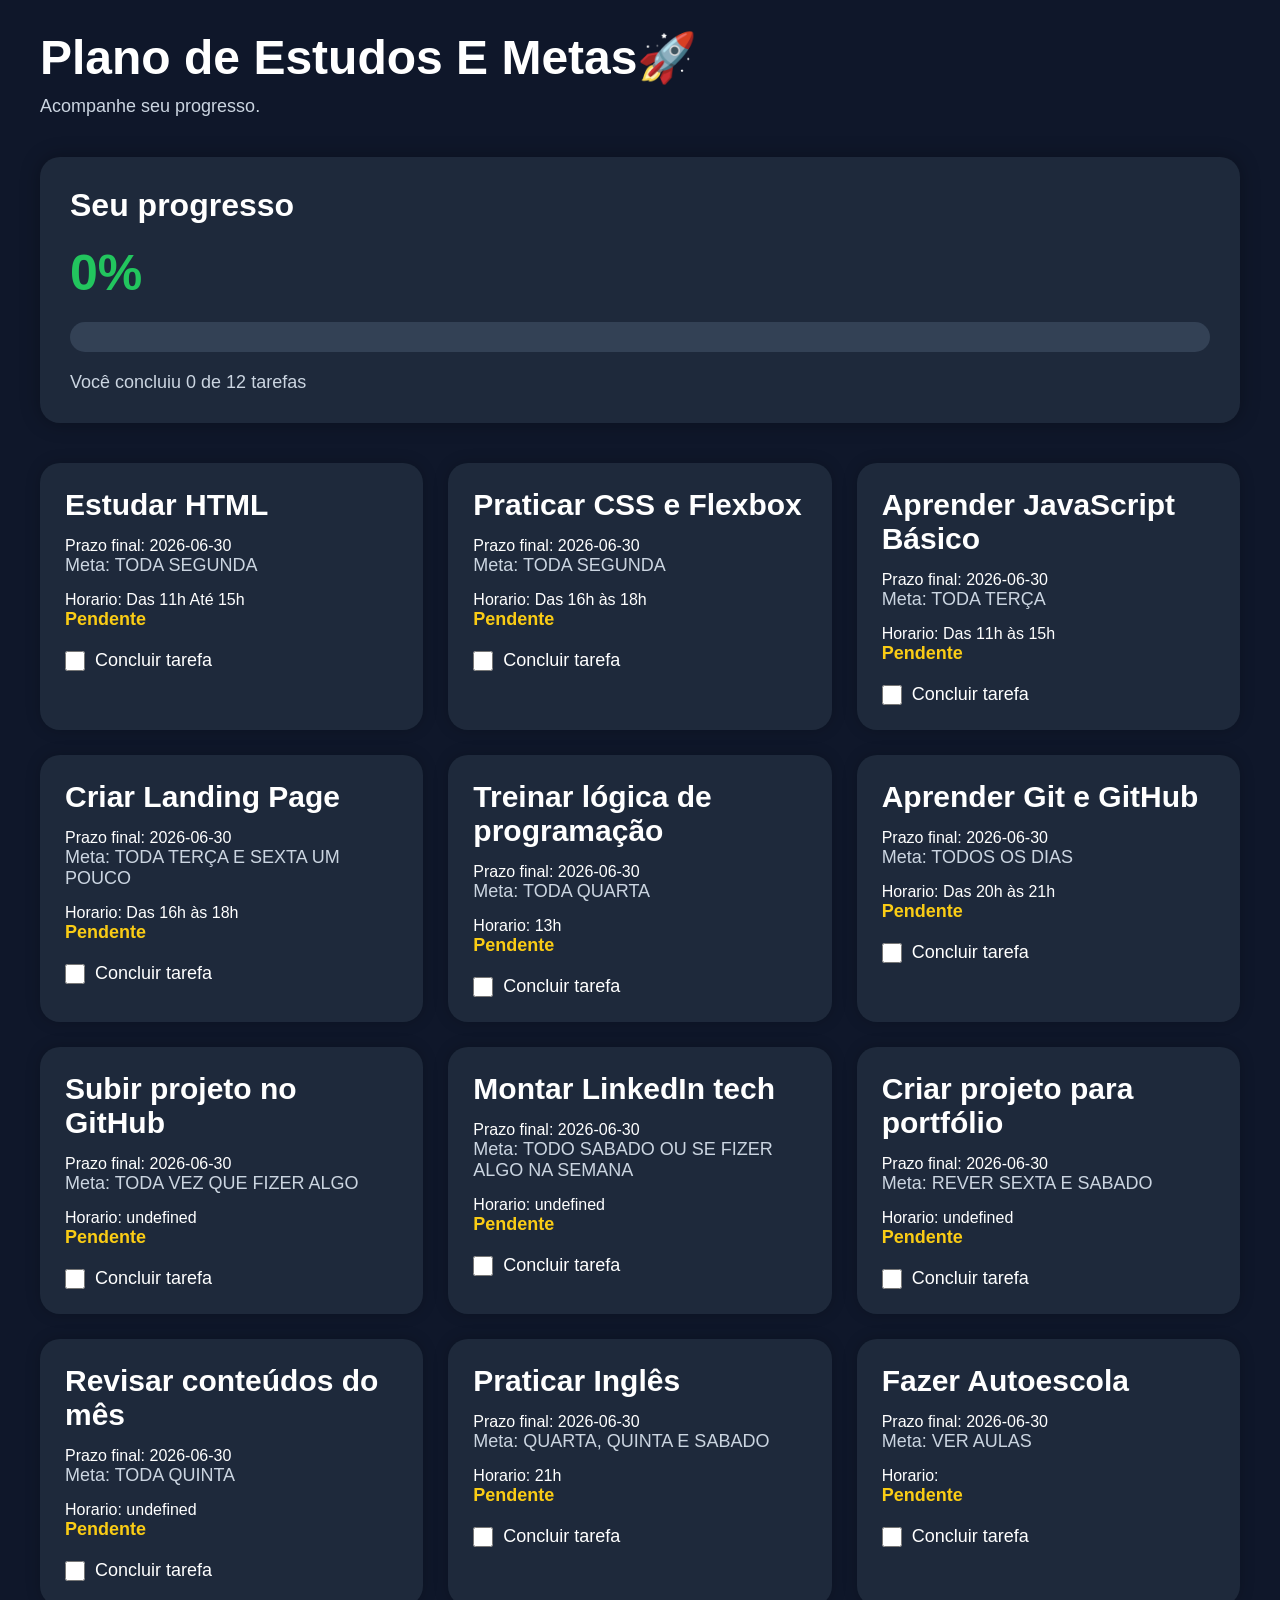
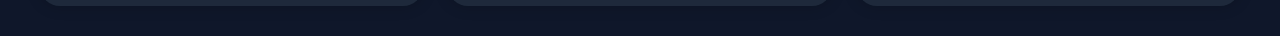
<file: index.html>
<!DOCTYPE html>
<html lang="pt-BR">
<head>
  <meta charset="UTF-8">
  <meta name="viewport" content="width=device-width, initial-scale=1.0">
  <title>Plano de Estudos</title>

  <link rel="stylesheet" href="style.css">
</head>
<body>

  <div class="container">

    <div class="titulo">
      <h1>Plano de Estudos E Metas🚀</h1>
      <p>Acompanhe seu progresso.</p>
    </div>

    <div class="progresso">
      <h2>Seu progresso</h2>

      <h1 id="percentual">0%</h1>

      <div class="barra">
        <div class="barra-preenchida" id="barra"></div>
      </div>

      <p id="texto-progresso"></p>
    </div>

    <div class="cards" id="cards"></div>

  </div>

  <script src="script.js"></script>

</body>
</html>
</file>
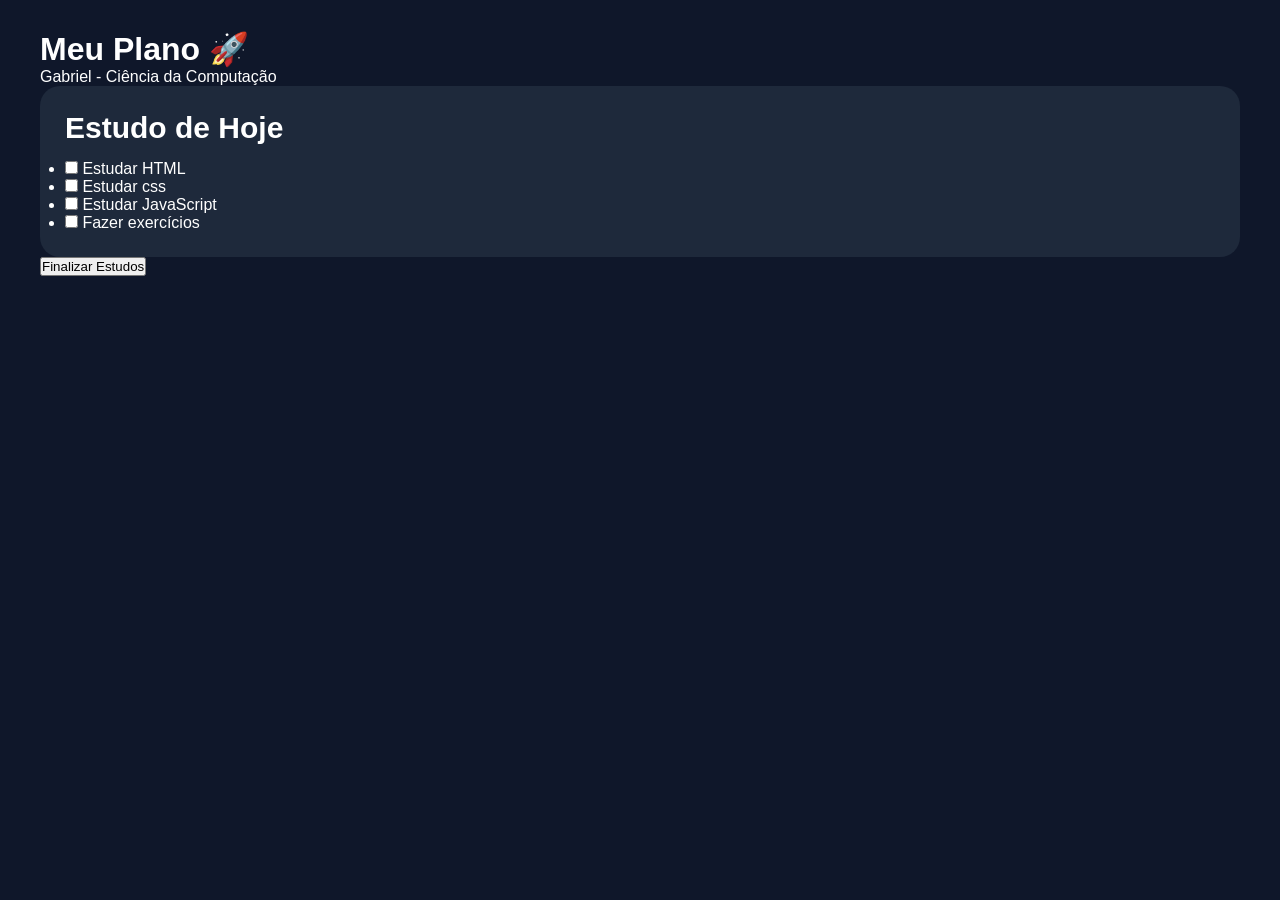
<file: Plano de Estudo.html>
<!DOCTYPE html>
<html lang="Pt-br">
<head>
    <meta charset="UTF-8">
    <meta name="viewport" content="width=device-width, initial-scale=1.0">
    <title>Plano de Estudo</title>
    <link rel="stylesheet" href="PlanodeEstudo.css">
    <script src="PlanodeEstudo.Js"></script>
</head>
<body>
    <div class="container">

    <h1>Meu Plano 🚀</h1>
    
        <p id="mensagem">
            Gabriel - Ciência da Computação
        </p>
    
        <div class="card">
            <h2>Estudo de Hoje</h2>
            
            <ul>
                <li>
                    <input type="checkbox">
                    Estudar HTML
                </li>
                
                <li>
                    <input type="checkbox">
                    Estudar css
                </li>

                <li>
                    <input type="checkbox">
                    Estudar JavaScript
                </li>

                <li>
                    <input type="checkbox">
                    Fazer exercícios
                </li>
            </ul>
        </div>

        <button onclick="mostrarMensagem()">
            Finalizar Estudos
        </button>

    </div>
</body>
</html>
</file>
<file: style.css>
*{
  margin: 0;
  padding: 0;
  box-sizing: border-box;
  font-family: Arial, Helvetica, sans-serif;
}

body{
  background: #0f172a;
  color: white;
  padding: 30px;
}

.container{
  max-width: 1200px;
  margin: auto;
}

.titulo{
  margin-bottom: 40px;
}

.titulo h1{
  font-size: 48px;
  margin-bottom: 10px;
}

.titulo p{
  color: #cbd5e1;
  font-size: 18px;
}

.progresso{
  background: #1e293b;
  padding: 30px;
  border-radius: 20px;
  margin-bottom: 40px;
  box-shadow: 0 0 20px rgba(0,0,0,0.3);
}

.progresso h2{
  margin-bottom: 20px;
  font-size: 32px;
}

#percentual{
  font-size: 50px;
  margin-bottom: 20px;
  color: #22c55e;
}

.barra{
  width: 100%;
  height: 30px;
  background: #334155;
  border-radius: 30px;
  overflow: hidden;
  margin-bottom: 20px;
}

.barra-preenchida{
  width: 0%;
  height: 100%;
  background: linear-gradient(
    90deg,
    #22c55e,
    #4ade80
  );

  transition: 0.5s;
}

#texto-progresso{
  color: #cbd5e1;
  font-size: 18px;
}

.cards{
  display: grid;
  grid-template-columns: repeat(auto-fit, minmax(300px,1fr));
  gap: 25px;
}

.card{
  background: #1e293b;
  padding: 25px;
  border-radius: 20px;
  transition: 0.3s;
  box-shadow: 0 0 15px rgba(0,0,0,0.2);
}

.card:hover{
  transform: translateY(-5px);
}

.card h2{
  font-size: 30px;
  margin-bottom: 15px;
}

.descricao{
  color: #cbd5e1;
  margin-bottom: 15px;
  font-size: 18px;
}

.concluido{
  color: #22c55e;
  font-weight: bold;
  font-size: 18px;
}

.pendente{
  color: #facc15;
  font-weight: bold;
  font-size: 18px;
}

label{
  display: flex;
  align-items: center;
  gap: 10px;
  margin-top: 20px;
  font-size: 18px;
  cursor: pointer;
}

input[type="checkbox"]{
  width: 20px;
  height: 20px;
  cursor: pointer;
}

@media(max-width:768px){

  .titulo h1{
    font-size: 38px;
  }

  .progresso h2{
    font-size: 28px;
  }

  #percentual{
    font-size: 40px;
  }

}
```
</file>
<file: PlanodeEstudo.css>
*{
  margin: 0;
  padding: 0;
  box-sizing: border-box;
  font-family: Arial, Helvetica, sans-serif;
}

body{
  background: #0f172a;
  color: white;
  padding: 30px;
}

.container{
  max-width: 1200px;
  margin: auto;
}

.titulo{
  margin-bottom: 40px;
}

.titulo h1{
  font-size: 48px;
  margin-bottom: 10px;
}

.titulo p{
  color: #cbd5e1;
  font-size: 18px;
}

.progresso{
  background: #1e293b;
  padding: 30px;
  border-radius: 20px;
  margin-bottom: 40px;
  box-shadow: 0 0 20px rgba(0,0,0,0.3);
}

.progresso h2{
  margin-bottom: 20px;
  font-size: 32px;
}

#percentual{
  font-size: 50px;
  margin-bottom: 20px;
  color: #22c55e;
}

.barra{
  width: 100%;
  height: 30px;
  background: #334155;
  border-radius: 30px;
  overflow: hidden;
  margin-bottom: 20px;
}

.barra-preenchida{
  width: 0%;
  height: 100%;
  background: linear-gradient(90deg, #22c55e, #4ade80, #86efac);
  transition: 0.5s;
}

#texto-progresso{
  color: #cbd5e1;
  font-size: 18px;
}

.cards{
  display: grid;
  grid-template-columns: repeat(auto-fit, minmax(300px,1fr));
  gap: 25px;
}

.card{
  background: #1e293b;
  padding: 25px;
  border-radius: 20px;
  transition: transform 0.3s ease, box-shadow 0.3s ease;
}

.card:hover {
  transform: translateY(-8px);
  box-shadow: 0 10px 25px rgba(0,0,0,0.4);
}

.card h2{
  font-size: 30px;
  margin-bottom: 15px;
}

.descricao{
  color: #cbd5e1;
  margin-bottom: 15px;
  font-size: 18px;
}   

.concluido{
  color: #22c55e;
  font-weight: bold;
  font-size: 18px;
}

.pendente{
  color: #facc15;
  font-weight: bold;
  font-size: 18px;
}

label{
  display: flex;
  align-items: center;
  gap: 10px;
  margin-top: 20px;
  font-size: 18px;
  cursor: pointer;
}

input[type="checkbox"]:focus {
  outline: 2px solid #22c55e;
  outline-offset: 2px;
}

@media(max-width:768px){
    .cards {
        grid-template-columns: 1fr;
}
  
  .titulo h1{
    font-size: 38px;
  }

  .progresso h2{
    font-size: 28px;
  }

  #percentual{
    font-size: 40px;
  }

}
```
</file>
